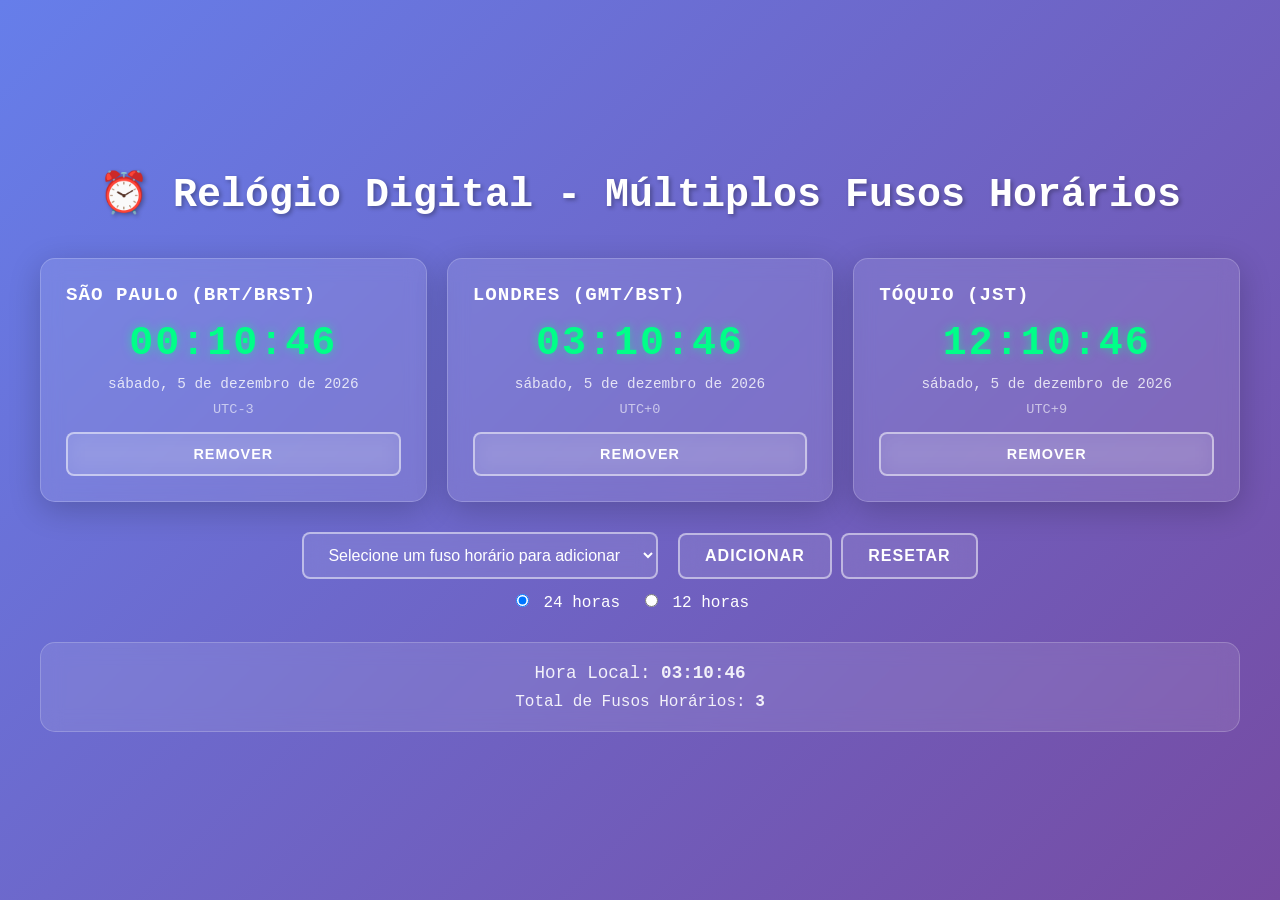
<file: digital-clock.html>
<!DOCTYPE html>
<html lang="pt-BR">
<head>
    <meta charset="UTF-8">
    <meta name="viewport" content="width=device-width, initial-scale=1.0">
    <title>Relógio Digital - Múltiplos Fusos Horários</title>
    <style>
        * {
            margin: 0;
            padding: 0;
            box-sizing: border-box;
        }

        body {
            font-family: 'Courier New', monospace;
            background: linear-gradient(135deg, #667eea 0%, #764ba2 100%);
            min-height: 100vh;
            display: flex;
            justify-content: center;
            align-items: center;
            padding: 20px;
        }

        .container {
            max-width: 1200px;
            width: 100%;
        }

        .title {
            text-align: center;
            color: white;
            margin-bottom: 40px;
            font-size: 2.5rem;
            text-shadow: 2px 2px 4px rgba(0, 0, 0, 0.3);
        }

        .clocks-grid {
            display: grid;
            grid-template-columns: repeat(auto-fit, minmax(280px, 1fr));
            gap: 20px;
            margin-bottom: 30px;
        }

        .clock-card {
            background: rgba(255, 255, 255, 0.1);
            backdrop-filter: blur(10px);
            border-radius: 15px;
            padding: 25px;
            box-shadow: 0 8px 32px rgba(0, 0, 0, 0.2);
            border: 1px solid rgba(255, 255, 255, 0.2);
            transition: transform 0.3s ease, box-shadow 0.3s ease;
        }

        .clock-card:hover {
            transform: translateY(-5px);
            box-shadow: 0 12px 40px rgba(0, 0, 0, 0.3);
        }

        .timezone-name {
            font-size: 1.2rem;
            color: #fff;
            margin-bottom: 15px;
            font-weight: bold;
            text-transform: uppercase;
            letter-spacing: 1px;
        }

        .time-display {
            font-size: 2.5rem;
            color: #00ff88;
            text-align: center;
            margin-bottom: 10px;
            text-shadow: 0 0 10px rgba(0, 255, 136, 0.5);
            font-weight: bold;
            letter-spacing: 2px;
        }

        .date-display {
            font-size: 0.9rem;
            color: rgba(255, 255, 255, 0.8);
            text-align: center;
            margin-bottom: 10px;
        }

        .offset-display {
            font-size: 0.85rem;
            color: rgba(255, 255, 255, 0.6);
            text-align: center;
        }

        .controls {
            text-align: center;
            margin-top: 30px;
        }

        .timezone-select {
            padding: 12px 20px;
            font-size: 1rem;
            border: 2px solid rgba(255, 255, 255, 0.5);
            background: rgba(255, 255, 255, 0.1);
            color: white;
            border-radius: 8px;
            cursor: pointer;
            backdrop-filter: blur(10px);
            transition: all 0.3s ease;
            margin-right: 10px;
        }

        .timezone-select:hover {
            border-color: rgba(255, 255, 255, 0.8);
            background: rgba(255, 255, 255, 0.2);
        }

        .timezone-select option {
            background: #667eea;
            color: white;
        }

        .button {
            padding: 12px 25px;
            font-size: 1rem;
            border: 2px solid rgba(255, 255, 255, 0.5);
            background: rgba(255, 255, 255, 0.1);
            color: white;
            border-radius: 8px;
            cursor: pointer;
            backdrop-filter: blur(10px);
            transition: all 0.3s ease;
            font-weight: bold;
            text-transform: uppercase;
            letter-spacing: 1px;
        }

        .button:hover {
            border-color: rgba(255, 255, 255, 0.8);
            background: rgba(255, 255, 255, 0.2);
            transform: scale(1.05);
        }

        .button:active {
            transform: scale(0.95);
        }

        .format-toggle {
            margin-top: 15px;
        }

        .format-toggle label {
            color: white;
            margin-right: 15px;
            cursor: pointer;
            font-size: 1rem;
        }

        .format-toggle input[type="radio"] {
            margin-right: 5px;
            cursor: pointer;
        }

        .info-box {
            background: rgba(255, 255, 255, 0.1);
            backdrop-filter: blur(10px);
            border-radius: 15px;
            padding: 20px;
            color: rgba(255, 255, 255, 0.9);
            border: 1px solid rgba(255, 255, 255, 0.2);
            text-align: center;
            margin-top: 30px;
        }

        .local-time {
            font-size: 1.1rem;
            margin-bottom: 10px;
        }

        @media (max-width: 768px) {
            .title {
                font-size: 1.8rem;
            }

            .clocks-grid {
                grid-template-columns: 1fr;
            }

            .time-display {
                font-size: 2rem;
            }

            .timezone-select {
                width: 100%;
                margin-right: 0;
                margin-bottom: 10px;
            }

            .button {
                width: 100%;
            }
        }

        @keyframes pulse {
            0%, 100% {
                text-shadow: 0 0 10px rgba(0, 255, 136, 0.5);
            }
            50% {
                text-shadow: 0 0 20px rgba(0, 255, 136, 0.8);
            }
        }

        .time-display.pulse {
            animation: pulse 1s infinite;
        }
    </style>
</head>
<body>
    <div class="container">
        <h1 class="title">⏰ Relógio Digital - Múltiplos Fusos Horários</h1>

        <div class="clocks-grid" id="clocksGrid"></div>

        <div class="controls">
            <div>
                <select id="timezoneSelect" class="timezone-select">
                    <option value="">Selecione um fuso horário para adicionar</option>
                </select>
                <button class="button" onclick="addTimezone()">Adicionar</button>
                <button class="button" onclick="resetClocks()">Resetar</button>
            </div>

            <div class="format-toggle">
                <label>
                    <input type="radio" name="format" value="24" checked> 24 horas
                </label>
                <label>
                    <input type="radio" name="format" value="12"> 12 horas
                </label>
            </div>
        </div>

        <div class="info-box">
            <div class="local-time">Hora Local: <strong id="localTime"></strong></div>
            <div>Total de Fusos Horários: <strong id="timezoneCount">0</strong></div>
        </div>
    </div>

    <script>
        // Lista completa de fusos horários
        const timezones = [
            { name: 'Sydney (AEDT)', value: 'Australia/Sydney' },
            { name: 'Tóquio (JST)', value: 'Asia/Tokyo' },
            { name: 'Hong Kong (HKT)', value: 'Asia/Hong_Kong' },
            { name: 'Singapura (SGT)', value: 'Asia/Singapore' },
            { name: 'Bangkok (ICT)', value: 'Asia/Bangkok' },
            { name: 'Dubai (GST)', value: 'Asia/Dubai' },
            { name: 'Mumbai (IST)', value: 'Asia/Kolkata' },
            { name: 'Moscou (MSK)', value: 'Europe/Moscow' },
            { name: 'Istambul (EET)', value: 'Europe/Istanbul' },
            { name: 'Cairo (EET)', value: 'Africa/Cairo' },
            { name: 'Londres (GMT/BST)', value: 'Europe/London' },
            { name: 'Lisboa (WET/WEST)', value: 'Europe/Lisbon' },
            { name: 'Paris (CET/CEST)', value: 'Europe/Paris' },
            { name: 'Berlim (CET/CEST)', value: 'Europe/Berlin' },
            { name: 'São Paulo (BRT/BRST)', value: 'America/Sao_Paulo' },
            { name: 'Nova York (EST/EDT)', value: 'America/New_York' },
            { name: 'Los Angeles (PST/PDT)', value: 'America/Los_Angeles' },
            { name: 'Cidade do México (CST/CDT)', value: 'America/Mexico_City' },
            { name: 'Denver (MST/MDT)', value: 'America/Denver' },
            { name: 'Chicago (CST/CDT)', value: 'America/Chicago' },
            { name: 'Vancouver (PST/PDT)', value: 'America/Vancouver' },
            { name: 'Toronto (EST/EDT)', value: 'America/Toronto' },
            { name: 'Anchorage (AKST/AKDT)', value: 'America/Anchorage' },
            { name: 'Honolulu (HST)', value: 'Pacific/Honolulu' },
        ];

        let activeTimezones = ['America/Sao_Paulo', 'Europe/London', 'Asia/Tokyo'];
        let format24 = true;

        // Inicializar
        function init() {
            populateTimezoneSelect();
            updateClocks();
            setInterval(updateClocks, 1000);

            // Listener para formato
            document.querySelectorAll('input[name="format"]').forEach(radio => {
                radio.addEventListener('change', (e) => {
                    format24 = e.target.value === '24';
                });
            });
        }

        // Popular dropdown
        function populateTimezoneSelect() {
            const select = document.getElementById('timezoneSelect');
            timezones.forEach(tz => {
                const option = document.createElement('option');
                option.value = tz.value;
                option.textContent = tz.name;
                select.appendChild(option);
            });
        }

        // Adicionar fuso horário
        function addTimezone() {
            const select = document.getElementById('timezoneSelect');
            const value = select.value;

            if (value && !activeTimezones.includes(value)) {
                activeTimezones.push(value);
                select.value = '';
                updateClocks();
            }
        }

        // Resetar para padrão
        function resetClocks() {
            activeTimezones = ['America/Sao_Paulo', 'Europe/London', 'Asia/Tokyo'];
            updateClocks();
        }

        // Atualizar relógios
        function updateClocks() {
            const grid = document.getElementById('clocksGrid');
            grid.innerHTML = '';

            activeTimezones.forEach(tz => {
                const tzData = timezones.find(t => t.value === tz);
                const card = createClockCard(tz, tzData.name);
                grid.appendChild(card);
            });

            // Atualizar hora local
            updateLocalTime();

            // Contar fusos horários
            document.getElementById('timezoneCount').textContent = activeTimezones.length;
        }

        // Criar card do relógio
        function createClockCard(timezone, name) {
            const card = document.createElement('div');
            card.className = 'clock-card';

            const now = new Date();
            const formatter = new Intl.DateTimeFormat('pt-BR', {
                timeZone: timezone,
                hour: '2-digit',
                minute: '2-digit',
                second: '2-digit',
                hour12: !format24
            });

            const dateFormatter = new Intl.DateTimeFormat('pt-BR', {
                timeZone: timezone,
                weekday: 'long',
                year: 'numeric',
                month: 'long',
                day: 'numeric'
            });

            const time = formatter.format(now);
            const date = dateFormatter.format(now);

            // Calcular offset
            const utcDate = new Date(now.toLocaleString('en-US', { timeZone: 'UTC' }));
            const tzDate = new Date(now.toLocaleString('en-US', { timeZone: timezone }));
            const offset = (tzDate - utcDate) / (1000 * 60 * 60);
            const offsetStr = offset >= 0 ? `UTC+${offset}` : `UTC${offset}`;

            card.innerHTML = `
                <div class="timezone-name">${name}</div>
                <div class="time-display">${time}</div>
                <div class="date-display">${date}</div>
                <div class="offset-display">${offsetStr}</div>
                <button class="button" style="width: 100%; margin-top: 15px; font-size: 0.9rem;" onclick="removeTimezone('${timezone}')">Remover</button>
            `;

            return card;
        }

        // Remover fuso horário
        function removeTimezone(timezone) {
            activeTimezones = activeTimezones.filter(tz => tz !== timezone);
            updateClocks();
        }

        // Atualizar hora local
        function updateLocalTime() {
            const now = new Date();
            const formatter = new Intl.DateTimeFormat('pt-BR', {
                hour: '2-digit',
                minute: '2-digit',
                second: '2-digit',
                hour12: !format24
            });
            document.getElementById('localTime').textContent = formatter.format(now);
        }

        // Iniciar
        init();
    </script>
</body>
</html>
</file>
